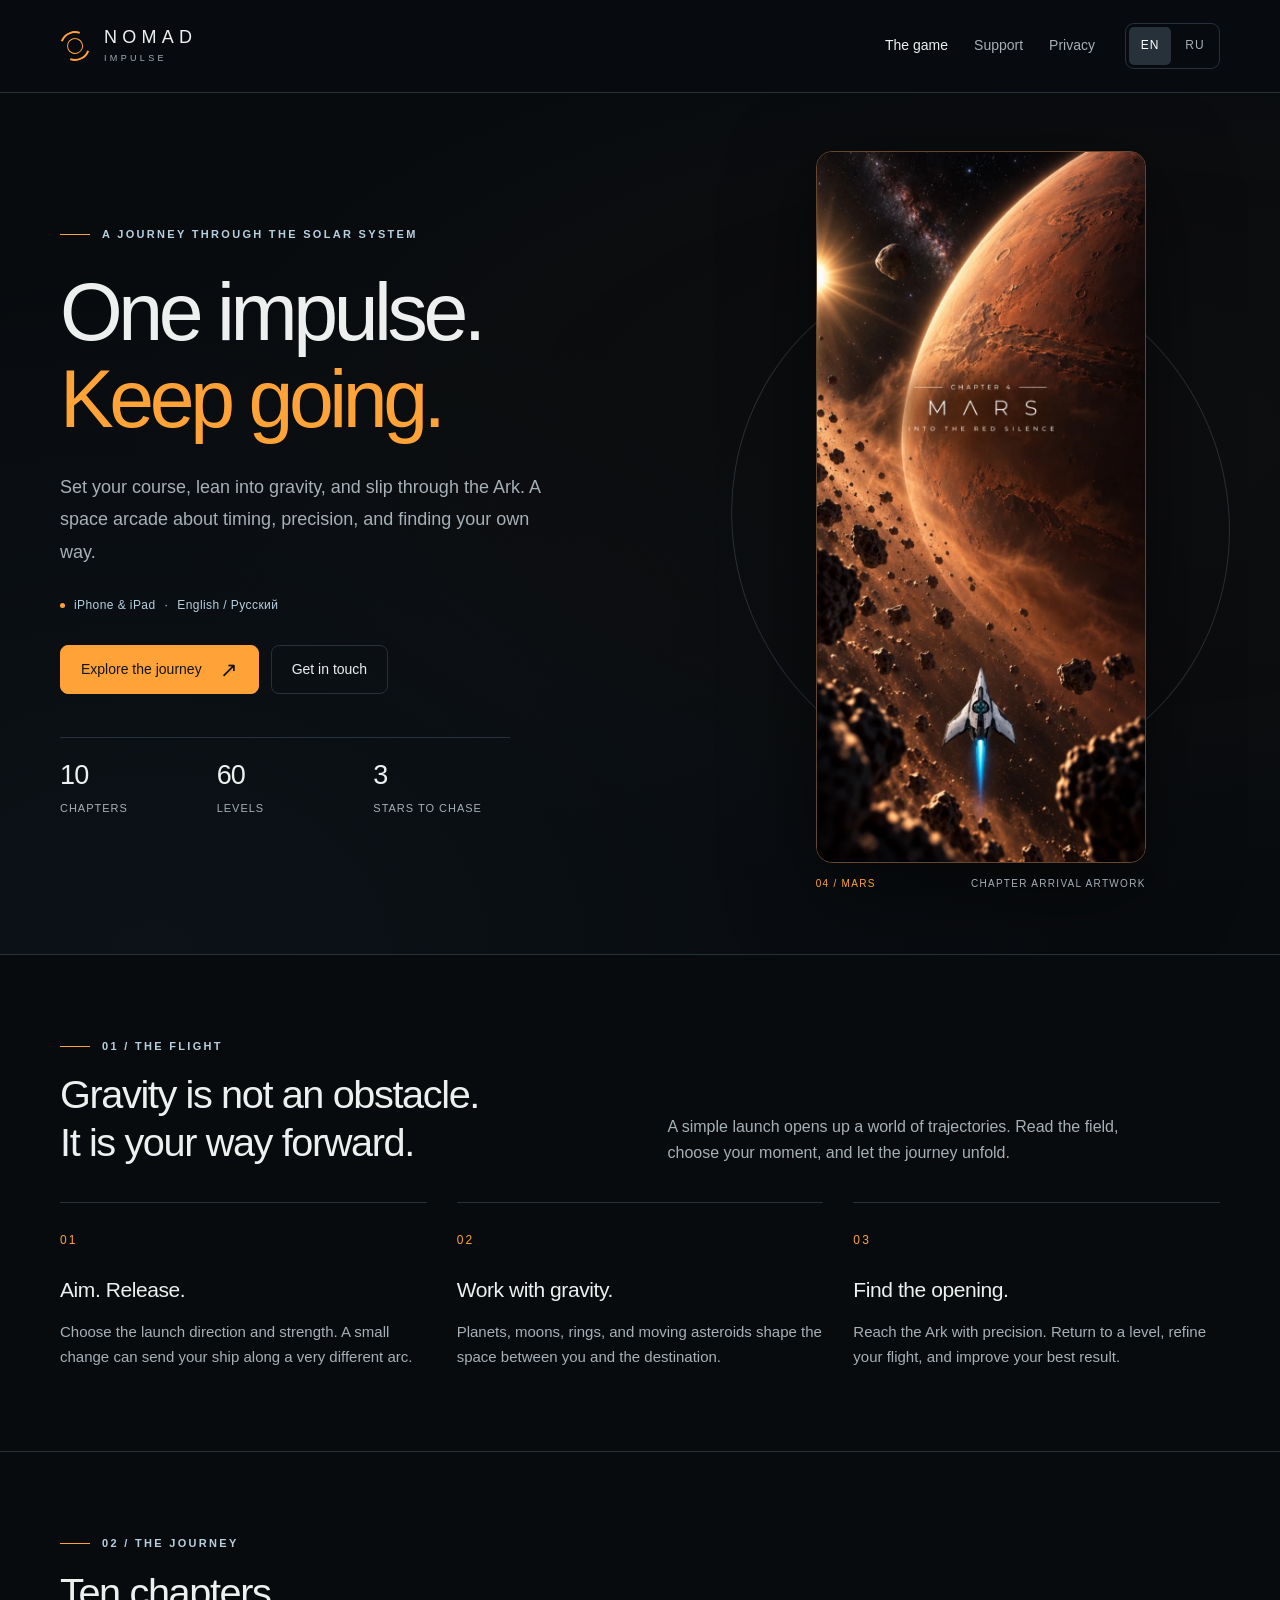
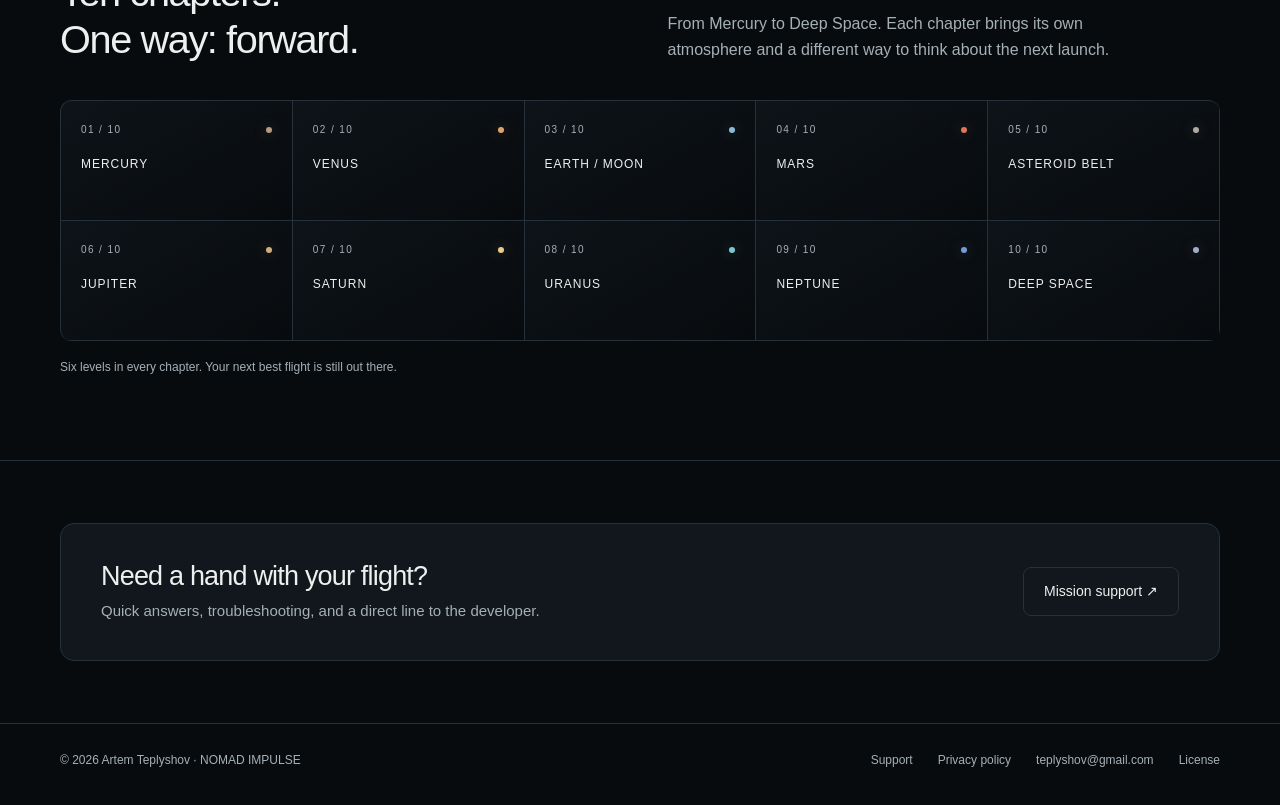
<file: index.html>
<!DOCTYPE html>

<html lang="en"><head><meta charset="utf-8"/><meta content="width=device-width, initial-scale=1, viewport-fit=cover" name="viewport"/><meta content="#080b0e" name="theme-color"/>
<title>NOMAD IMPULSE — One impulse. Keep going.</title><meta content="A gravity-driven space arcade for iPhone and iPad. Find your way through 10 chapters and 60 levels." name="description"/><meta content="NOMAD IMPULSE — One impulse. Keep going." name="page-title-en"/><meta content="NOMAD IMPULSE — Один импульс. Дальше — космос." name="page-title-ru"/><meta content="A gravity-driven space arcade for iPhone and iPad. Find your way through 10 chapters and 60 levels." name="page-description-en"/><meta content="Космическая аркада с гравитацией для iPhone и iPad. Найди свой путь через 10 глав и 60 уровней." name="page-description-ru"/>
<meta content="website" property="og:type"/><meta content="NOMAD IMPULSE — One impulse. Keep going." property="og:title"/><meta content="A gravity-driven space arcade for iPhone and iPad. Find your way through 10 chapters and 60 levels." property="og:description"/>
<link href="assets/favicon.svg" rel="icon" type="image/svg+xml"/><link href="assets/site.css" rel="stylesheet"/><script src="assets/site.js"></script>
</head><body>
<a class="skip" href="#main"><span class="lang-en" lang="en">Skip to content</span><span class="lang-ru" lang="ru">Перейти к содержимому</span></a>
<header class="site-header"><div class="wrap header-inner"><a aria-label="NOMAD IMPULSE" class="brand" data-local="index.html" href="index.html"><span aria-hidden="true" class="brand-glyph"></span><span class="brand-word"><strong>NOMAD</strong><small>IMPULSE</small></span></a><div class="header-actions"><nav aria-label="Main navigation / Навигация" class="nav"><a aria-current="page" data-local="index.html" href="index.html"><span class="lang-en" lang="en">The game</span><span class="lang-ru" lang="ru">Об игре</span></a><a data-local="support.html" href="support.html"><span class="lang-en" lang="en">Support</span><span class="lang-ru" lang="ru">Помощь</span></a><a data-local="privacy.html" href="privacy.html"><span class="lang-en" lang="en">Privacy</span><span class="lang-ru" lang="ru">Данные</span></a></nav><div aria-label="Language / Язык" class="languages" role="group"><button aria-label="English" aria-pressed="true" data-language="en" type="button">EN</button><button aria-label="Русский" aria-pressed="false" data-language="ru" type="button">RU</button></div></div></div></header>
<noscript><p class="wrap" style="padding-top:16px">English is shown without JavaScript. JavaScript is only used for the EN/RU language switch.</p></noscript><main id="main"><section class="hero"><div class="wrap hero-grid"><div class="hero-copy"><p class="eyebrow"><span class="lang-en" lang="en">A journey through the Solar System</span><span class="lang-ru" lang="ru">Путь через Солнечную систему</span></p><h1><span class="lang-en" lang="en">One impulse.<br/><em>Keep going.</em></span><span class="lang-ru" lang="ru">Один импульс.<br/><em>Дальше —<br/>космос.</em></span></h1><p class="hero-lead"><span class="lang-en" lang="en">Set your course, lean into gravity, and slip through the Ark. A space arcade about timing, precision, and finding your own way.</span><span class="lang-ru" lang="ru">Задай направление, используй гравитацию и пройди через Арк. Космическая аркада о точности, выборе момента и поиске своего пути.</span></p><p class="platform"><span aria-hidden="true" class="platform-dot"></span>iPhone &amp; iPad <span aria-hidden="true">·</span> English / Русский</p><div class="button-row"><a class="button primary" href="#journey"><span class="lang-en" lang="en">Explore the journey</span><span class="lang-ru" lang="ru">Посмотреть путь</span><span aria-hidden="true" class="arrow">↗</span></a><a class="button" data-local="support.html" href="support.html"><span class="lang-en" lang="en">Get in touch</span><span class="lang-ru" lang="ru">Связаться</span></a></div><div class="metrics"><div class="metric"><strong>10</strong><span><span class="lang-en" lang="en">Chapters</span><span class="lang-ru" lang="ru">Глав</span></span></div><div class="metric"><strong>60</strong><span><span class="lang-en" lang="en">Levels</span><span class="lang-ru" lang="ru">Уровней</span></span></div><div class="metric"><strong>3</strong><span><span class="lang-en" lang="en">Stars to chase</span><span class="lang-ru" lang="ru">Звезды за полёт</span></span></div></div></div><figure class="hero-art"><div class="poster"><img alt="NOMAD IMPULSE — Mars chapter arrival: a small ship flying toward Mars." data-alt-en="NOMAD IMPULSE — Mars chapter arrival: a small ship flying toward Mars." data-alt-ru="NOMAD IMPULSE — прибытие к Марсу: маленький корабль летит к планете." fetchpriority="high" height="1536" src="assets/mars-arrival.webp" width="710"/></div><figcaption><span>04 / MARS</span><span><span class="lang-en" lang="en">Chapter arrival artwork</span><span class="lang-ru" lang="ru">Заставка главы</span></span></figcaption></figure></div></section>
<section class="section"><div class="wrap"><div class="section-head"><div><p class="eyebrow"><span class="lang-en" lang="en">01 / The flight</span><span class="lang-ru" lang="ru">01 / Полёт</span></p><h2><span class="lang-en" lang="en">Gravity is not an obstacle.<br/>It is your way forward.</span><span class="lang-ru" lang="ru">Гравитация — не помеха.<br/>Она ведёт дальше.</span></h2></div><p><span class="lang-en" lang="en">A simple launch opens up a world of trajectories. Read the field, choose your moment, and let the journey unfold.</span><span class="lang-ru" lang="ru">За простым запуском — множество траекторий. Изучи поле, выбери момент и посмотри, куда приведёт твой импульс.</span></p></div><div class="features"><article class="feature"><div class="feature-index">01</div><h3><span class="lang-en" lang="en">Aim. Release.</span><span class="lang-ru" lang="ru">Прицелься. Отпусти.</span></h3><p><span class="lang-en" lang="en">Choose the launch direction and strength. A small change can send your ship along a very different arc.</span><span class="lang-ru" lang="ru">Выбери направление и силу запуска. Даже небольшое изменение может отправить корабль по совсем другой дуге.</span></p></article><article class="feature"><div class="feature-index">02</div><h3><span class="lang-en" lang="en">Work with gravity.</span><span class="lang-ru" lang="ru">Используй притяжение.</span></h3><p><span class="lang-en" lang="en">Planets, moons, rings, and moving asteroids shape the space between you and the destination.</span><span class="lang-ru" lang="ru">Планеты, спутники, кольца и движущиеся астероиды меняют пространство между тобой и целью.</span></p></article><article class="feature"><div class="feature-index">03</div><h3><span class="lang-en" lang="en">Find the opening.</span><span class="lang-ru" lang="ru">Поймай момент.</span></h3><p><span class="lang-en" lang="en">Reach the Ark with precision. Return to a level, refine your flight, and improve your best result.</span><span class="lang-ru" lang="ru">Доберись до Арка и пройди точно. Возвращайся на уровни, оттачивай полёт и улучшай лучший результат.</span></p></article></div></div></section><section class="section" id="journey"><div class="wrap"><div class="section-head"><div><p class="eyebrow"><span class="lang-en" lang="en">02 / The journey</span><span class="lang-ru" lang="ru">02 / Путь</span></p><h2><span class="lang-en" lang="en">Ten chapters.<br/>One way: forward.</span><span class="lang-ru" lang="ru">Десять глав.<br/>Одно направление — вперёд.</span></h2></div><p><span class="lang-en" lang="en">From Mercury to Deep Space. Each chapter brings its own atmosphere and a different way to think about the next launch.</span><span class="lang-ru" lang="ru">От Меркурия до дальнего космоса. У каждой главы — своя атмосфера и новый повод иначе взглянуть на следующий запуск.</span></p></div><ol class="chapter-grid"><li class="chapter" style="--tone:#b49b81"><span class="chapter-number">01 / 10</span><span class="chapter-name"><span class="lang-en" lang="en">MERCURY</span><span class="lang-ru" lang="ru">МЕРКУРИЙ</span></span></li><li class="chapter" style="--tone:#dda469"><span class="chapter-number">02 / 10</span><span class="chapter-name"><span class="lang-en" lang="en">VENUS</span><span class="lang-ru" lang="ru">ВЕНЕРА</span></span></li><li class="chapter" style="--tone:#8abbd4"><span class="chapter-number">03 / 10</span><span class="chapter-name"><span class="lang-en" lang="en">EARTH / MOON</span><span class="lang-ru" lang="ru">ЗЕМЛЯ / ЛУНА</span></span></li><li class="chapter" style="--tone:#dc7855"><span class="chapter-number">04 / 10</span><span class="chapter-name"><span class="lang-en" lang="en">MARS</span><span class="lang-ru" lang="ru">МАРС</span></span></li><li class="chapter" style="--tone:#aeaaa0"><span class="chapter-number">05 / 10</span><span class="chapter-name"><span class="lang-en" lang="en">ASTEROID BELT</span><span class="lang-ru" lang="ru">ПОЯС АСТЕРОИДОВ</span></span></li><li class="chapter" style="--tone:#d1ad7d"><span class="chapter-number">06 / 10</span><span class="chapter-name"><span class="lang-en" lang="en">JUPITER</span><span class="lang-ru" lang="ru">ЮПИТЕР</span></span></li><li class="chapter" style="--tone:#ebca8c"><span class="chapter-number">07 / 10</span><span class="chapter-name"><span class="lang-en" lang="en">SATURN</span><span class="lang-ru" lang="ru">САТУРН</span></span></li><li class="chapter" style="--tone:#7bc6d1"><span class="chapter-number">08 / 10</span><span class="chapter-name"><span class="lang-en" lang="en">URANUS</span><span class="lang-ru" lang="ru">УРАН</span></span></li><li class="chapter" style="--tone:#759bd7"><span class="chapter-number">09 / 10</span><span class="chapter-name"><span class="lang-en" lang="en">NEPTUNE</span><span class="lang-ru" lang="ru">НЕПТУН</span></span></li><li class="chapter" style="--tone:#a4adc6"><span class="chapter-number">10 / 10</span><span class="chapter-name"><span class="lang-en" lang="en">DEEP SPACE</span><span class="lang-ru" lang="ru">ДАЛЬНИЙ КОСМОС</span></span></li></ol><p class="caption"><span class="lang-en" lang="en">Six levels in every chapter. Your next best flight is still out there.</span><span class="lang-ru" lang="ru">В каждой главе — шесть уровней. Твой лучший полёт ещё впереди.</span></p></div></section><section class="wrap callout"><div><h2><span class="lang-en" lang="en">Need a hand with your flight?</span><span class="lang-ru" lang="ru">Нужна помощь в полёте?</span></h2><p><span class="lang-en" lang="en">Quick answers, troubleshooting, and a direct line to the developer.</span><span class="lang-ru" lang="ru">Ответы на вопросы, помощь с неполадками и прямая связь с разработчиком.</span></p></div><a class="button" data-local="support.html" href="support.html"><span class="lang-en" lang="en">Mission support ↗</span><span class="lang-ru" lang="ru">Помощь в полёте ↗</span></a></section></main><footer class="site-footer"><div class="wrap footer-inner"><div>© 2026 Artem Teplyshov · NOMAD IMPULSE</div><div class="footer-links"><a class="" data-local="support.html" href="support.html"><span class="lang-en" lang="en">Support</span><span class="lang-ru" lang="ru">Поддержка</span></a><a class="" data-local="privacy.html" href="privacy.html"><span class="lang-en" lang="en">Privacy policy</span><span class="lang-ru" lang="ru">Политика конфиденциальности</span></a><a href="mailto:teplyshov@gmail.com">teplyshov@gmail.com</a><a data-local="terms.html" href="terms.html"><span class="lang-en" lang="en">License</span><span class="lang-ru" lang="ru">Лицензия</span></a></div></div></footer></body></html>
</file>
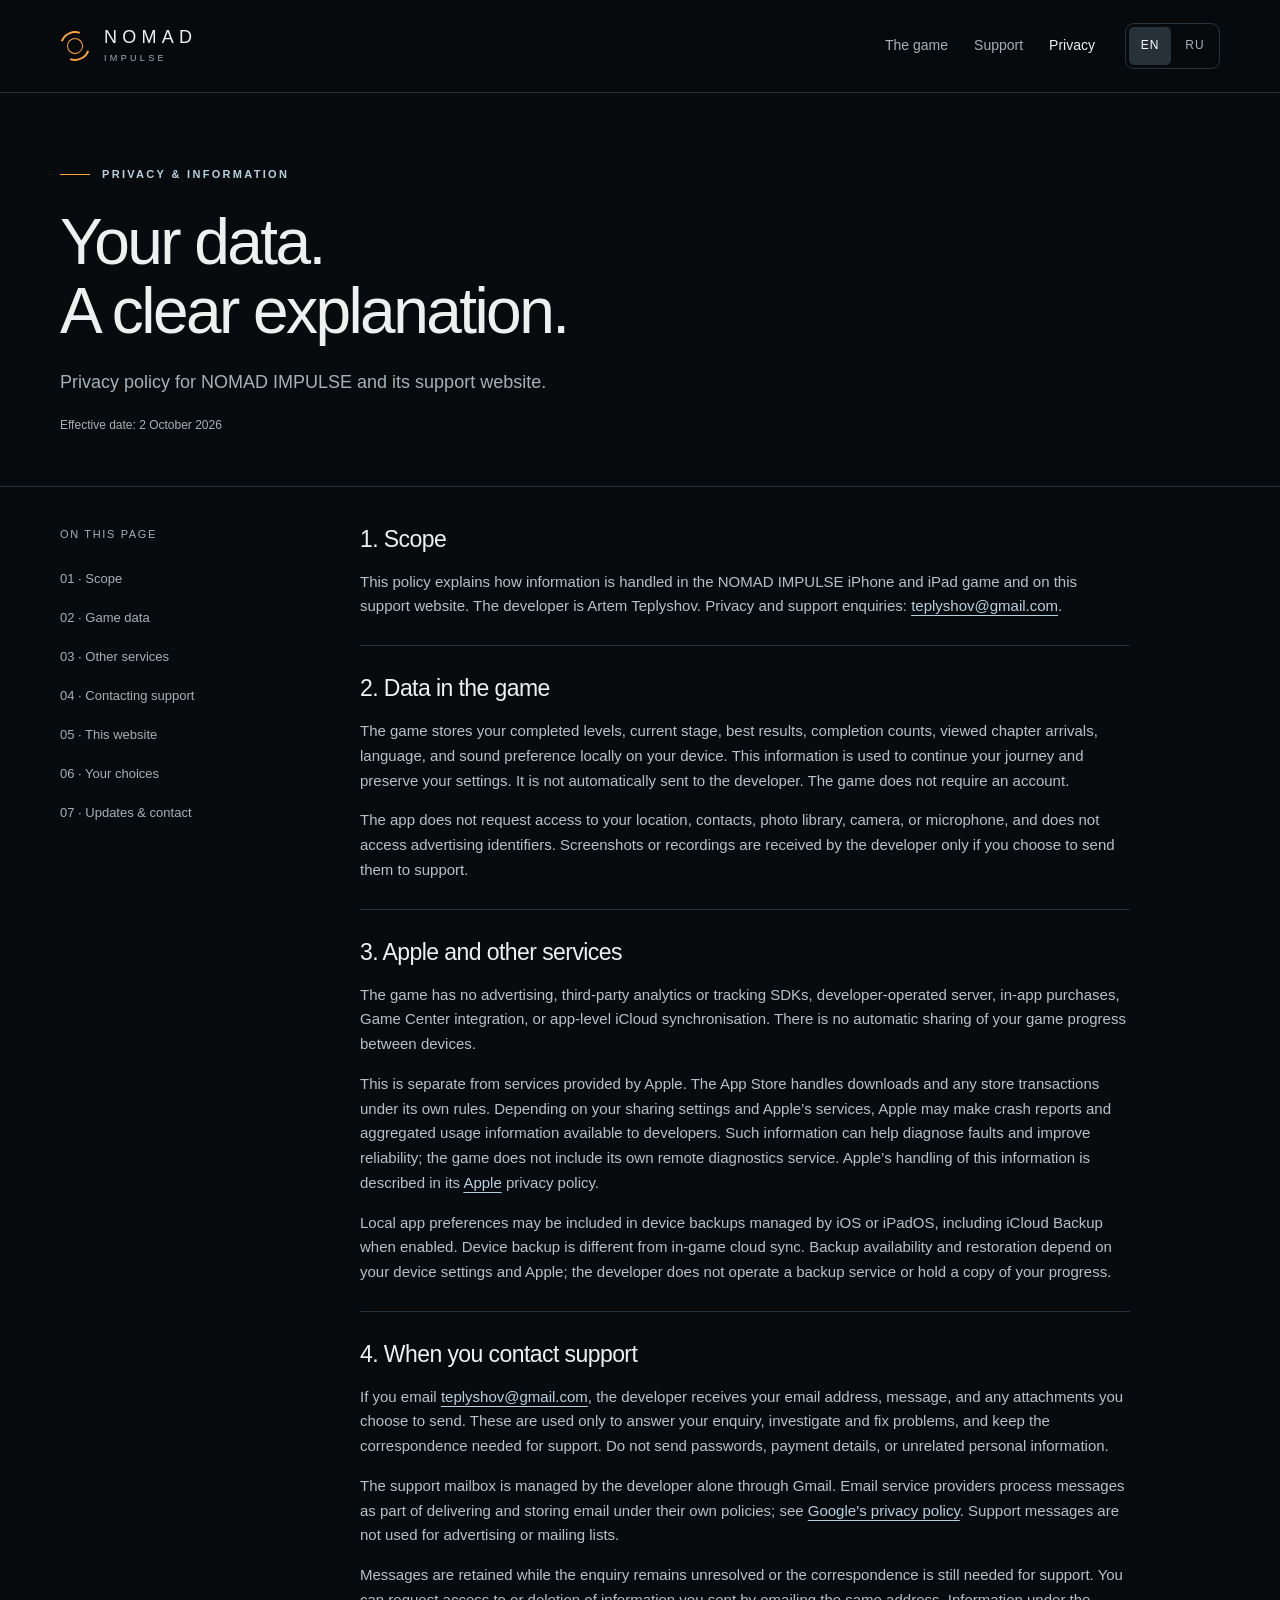
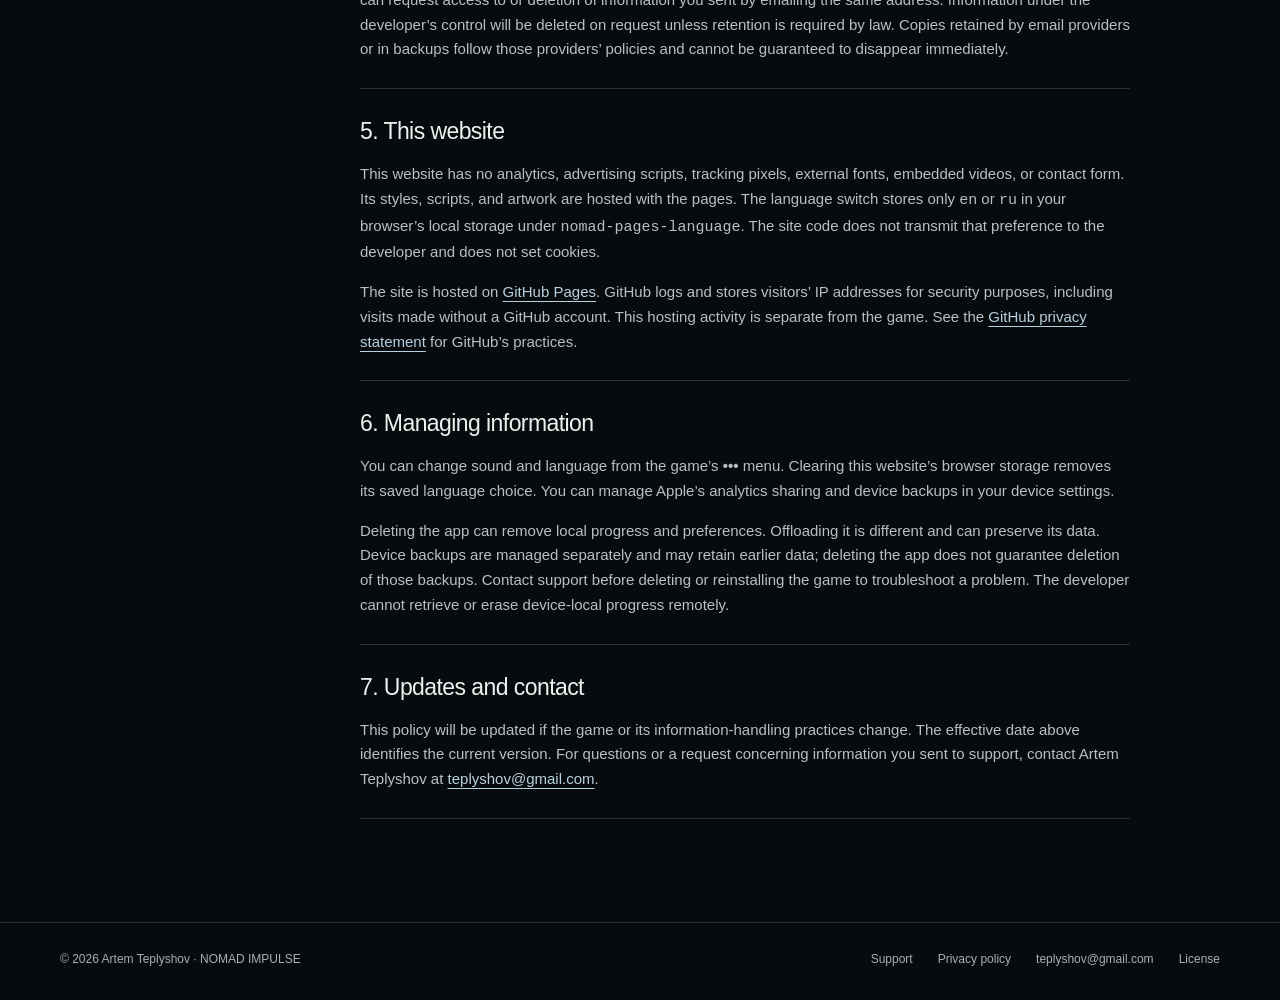
<file: privacy.html>
<!DOCTYPE html>

<html lang="en"><head><meta charset="utf-8"/><meta content="width=device-width, initial-scale=1, viewport-fit=cover" name="viewport"/><meta content="#080b0e" name="theme-color"/>
<title>Privacy policy — NOMAD IMPULSE</title><meta content="How NOMAD IMPULSE handles local game data, support emails, and information on this website." name="description"/><meta content="Privacy policy — NOMAD IMPULSE" name="page-title-en"/><meta content="Политика конфиденциальности — NOMAD IMPULSE" name="page-title-ru"/><meta content="How NOMAD IMPULSE handles local game data, support emails, and information on this website." name="page-description-en"/><meta content="Как NOMAD IMPULSE обрабатывает локальные данные игры, письма в поддержку и сведения на этом сайте." name="page-description-ru"/>

<meta content="website" property="og:type"/><meta content="Privacy policy — NOMAD IMPULSE" property="og:title"/><meta content="How NOMAD IMPULSE handles local game data, support emails, and information on this website." property="og:description"/>
<link href="assets/favicon.svg" rel="icon" type="image/svg+xml"/><link href="assets/site.css" rel="stylesheet"/><script src="assets/site.js"></script>
</head><body>
<a class="skip" href="#main"><span class="lang-en" lang="en">Skip to content</span><span class="lang-ru" lang="ru">Перейти к содержимому</span></a>
<header class="site-header"><div class="wrap header-inner"><a aria-label="NOMAD IMPULSE" class="brand" data-local="index.html" href="index.html"><span aria-hidden="true" class="brand-glyph"></span><span class="brand-word"><strong>NOMAD</strong><small>IMPULSE</small></span></a><div class="header-actions"><nav aria-label="Main navigation / Навигация" class="nav"><a data-local="index.html" href="index.html"><span class="lang-en" lang="en">The game</span><span class="lang-ru" lang="ru">Об игре</span></a><a data-local="support.html" href="support.html"><span class="lang-en" lang="en">Support</span><span class="lang-ru" lang="ru">Помощь</span></a><a aria-current="page" data-local="privacy.html" href="privacy.html"><span class="lang-en" lang="en">Privacy</span><span class="lang-ru" lang="ru">Данные</span></a></nav><div aria-label="Language / Язык" class="languages" role="group"><button aria-label="English" aria-pressed="true" data-language="en" type="button">EN</button><button aria-label="Русский" aria-pressed="false" data-language="ru" type="button">RU</button></div></div></div></header>
<noscript><p class="wrap" style="padding-top:16px">English is shown without JavaScript. JavaScript is only used for the EN/RU language switch.</p></noscript><main id="main"><section class="page-intro"><div class="wrap"><p class="eyebrow"><span class="lang-en" lang="en">Privacy &amp; information</span><span class="lang-ru" lang="ru">Конфиденциальность и данные</span></p><h1><span class="lang-en" lang="en">Your data.<br/>A clear explanation.</span><span class="lang-ru" lang="ru">Твои данные.<br/>Понятно и по делу.</span></h1><p class="lead"><span class="lang-en" lang="en">Privacy policy for NOMAD IMPULSE and its support website.</span><span class="lang-ru" lang="ru">Политика конфиденциальности NOMAD IMPULSE и сайта поддержки.</span></p><p class="policy-date"><span class="lang-en" lang="en">Effective date: 2 October 2026</span><span class="lang-ru" lang="ru">Дата вступления в силу: 2 октября 2026</span></p></div></section><div class="wrap privacy-layout"><nav aria-label="Privacy sections / Разделы политики" class="toc"><h2><span class="lang-en" lang="en">On this page</span><span class="lang-ru" lang="ru">На этой странице</span></h2><a href="#scope"><span class="lang-en" lang="en">01 · Scope</span><span class="lang-ru" lang="ru">01 · Область действия</span></a><a href="#game-data"><span class="lang-en" lang="en">02 · Game data</span><span class="lang-ru" lang="ru">02 · Данные игры</span></a><a href="#third-party"><span class="lang-en" lang="en">03 · Other services</span><span class="lang-ru" lang="ru">03 · Сторонние сервисы</span></a><a href="#support-data"><span class="lang-en" lang="en">04 · Contacting support</span><span class="lang-ru" lang="ru">04 · Переписка</span></a><a href="#website"><span class="lang-en" lang="en">05 · This website</span><span class="lang-ru" lang="ru">05 · Этот сайт</span></a><a href="#choices"><span class="lang-en" lang="en">06 · Your choices</span><span class="lang-ru" lang="ru">06 · Управление данными</span></a><a href="#updates"><span class="lang-en" lang="en">07 · Updates &amp; contact</span><span class="lang-ru" lang="ru">07 · Изменения и контакт</span></a></nav><article class="privacy-body"><section class="policy-section" id="scope"><h2><span class="lang-en" lang="en">1. Scope</span><span class="lang-ru" lang="ru">1. Область действия</span></h2>
<p><span class="lang-en" lang="en">This policy explains how information is handled in the NOMAD IMPULSE iPhone and iPad game and on this support website. The developer is Artem Teplyshov. Privacy and support enquiries: <a href="mailto:teplyshov@gmail.com">teplyshov@gmail.com</a>.</span><span class="lang-ru" lang="ru">Эта политика объясняет обработку информации в игре NOMAD IMPULSE для iPhone и iPad и на этом сайте поддержки. Разработчик — Артём Теплышов. Вопросы о конфиденциальности и поддержке: <a href="mailto:teplyshov@gmail.com">teplyshov@gmail.com</a>.</span></p></section><section class="policy-section" id="game-data"><h2><span class="lang-en" lang="en">2. Data in the game</span><span class="lang-ru" lang="ru">2. Данные в игре</span></h2>
<p><span class="lang-en" lang="en">The game stores your completed levels, current stage, best results, completion counts, viewed chapter arrivals, language, and sound preference locally on your device. This information is used to continue your journey and preserve your settings. It is not automatically sent to the developer. The game does not require an account.</span><span class="lang-ru" lang="ru">Игра хранит пройденные уровни, текущий этап, лучшие результаты, количество прохождений, просмотренные заставки глав, язык и настройку звука локально на устройстве. Эти сведения нужны для продолжения пути и сохранения настроек. Игра не отправляет их разработчику автоматически и не требует аккаунта.</span></p>
<p><span class="lang-en" lang="en">The app does not request access to your location, contacts, photo library, camera, or microphone, and does not access advertising identifiers. Screenshots or recordings are received by the developer only if you choose to send them to support.</span><span class="lang-ru" lang="ru">Приложение не запрашивает доступ к геолокации, контактам, медиатеке, камере или микрофону и не обращается к рекламным идентификаторам. Разработчик получает скриншоты и записи экрана только тогда, когда вы сами отправляете их в поддержку.</span></p></section><section class="policy-section" id="third-party"><h2><span class="lang-en" lang="en">3. Apple and other services</span><span class="lang-ru" lang="ru">3. Apple и сторонние сервисы</span></h2>
<p><span class="lang-en" lang="en">The game has no advertising, third-party analytics or tracking SDKs, developer-operated server, in-app purchases, Game Center integration, or app-level iCloud synchronisation. There is no automatic sharing of your game progress between devices.</span><span class="lang-ru" lang="ru">В игре нет рекламы, сторонних SDK аналитики или отслеживания, собственного сервера разработчика, встроенных покупок, интеграции Game Center или синхронизации через iCloud на уровне приложения. Прогресс не передаётся автоматически между устройствами.</span></p>
<p><span class="lang-en" lang="en">This is separate from services provided by Apple. The App Store handles downloads and any store transactions under its own rules. Depending on your sharing settings and Apple’s services, Apple may make crash reports and aggregated usage information available to developers. Such information can help diagnose faults and improve reliability; the game does not include its own remote diagnostics service. Apple’s handling of this information is described in its <a href="https://www.apple.com/legal/privacy/" rel="noreferrer">Apple</a> privacy policy.</span><span class="lang-ru" lang="ru">Это не относится к системным сервисам Apple. App Store обрабатывает загрузки и возможные операции магазина по собственным правилам. В зависимости от настроек обмена данными и сервисов Apple разработчикам могут быть доступны отчёты о сбоях и сводные сведения об использовании. Они могут помочь найти неисправности и улучшить стабильность; собственного сервиса удалённой диагностики в игре нет. Обработка этих сведений описана в политике конфиденциальности <a href="https://www.apple.com/legal/privacy/" rel="noreferrer">Apple</a>.</span></p>
<p><span class="lang-en" lang="en">Local app preferences may be included in device backups managed by iOS or iPadOS, including iCloud Backup when enabled. Device backup is different from in-game cloud sync. Backup availability and restoration depend on your device settings and Apple; the developer does not operate a backup service or hold a copy of your progress.</span><span class="lang-ru" lang="ru">Локальные настройки приложения могут попадать в резервные копии устройства под управлением iOS или iPadOS, включая включённую резервную копию iCloud. Это не облачная синхронизация внутри игры. Наличие копии и возможность восстановления зависят от настроек устройства и Apple; разработчик не предоставляет сервис резервного копирования и не хранит копию вашего прогресса.</span></p></section><section class="policy-section" id="support-data"><h2><span class="lang-en" lang="en">4. When you contact support</span><span class="lang-ru" lang="ru">4. Обращения в поддержку</span></h2>
<p><span class="lang-en" lang="en">If you email <a href="mailto:teplyshov@gmail.com">teplyshov@gmail.com</a>, the developer receives your email address, message, and any attachments you choose to send. These are used only to answer your enquiry, investigate and fix problems, and keep the correspondence needed for support. Do not send passwords, payment details, or unrelated personal information.</span><span class="lang-ru" lang="ru">Если вы пишете на <a href="mailto:teplyshov@gmail.com">teplyshov@gmail.com</a>, разработчик получает адрес отправителя, текст письма и вложения, которые вы решили отправить. Они используются только для ответа на обращение, поиска и исправления проблем и сохранения переписки, необходимой для поддержки. Не отправляйте пароли, платёжные данные и постороннюю личную информацию.</span></p>
<p><span class="lang-en" lang="en">The support mailbox is managed by the developer alone through Gmail. Email service providers process messages as part of delivering and storing email under their own policies; see <a href="https://policies.google.com/privacy" rel="noreferrer">Google’s privacy policy</a>. Support messages are not used for advertising or mailing lists.</span><span class="lang-ru" lang="ru">Почтовым ящиком поддержки управляет только разработчик через Gmail. Почтовые провайдеры обрабатывают письма для доставки и хранения по собственным правилам; см. <a href="https://policies.google.com/privacy" rel="noreferrer">политику конфиденциальности Google</a>. Письма в поддержку не используются для рекламы и рассылок.</span></p>
<p><span class="lang-en" lang="en">Messages are retained while the enquiry remains unresolved or the correspondence is still needed for support. You can request access to or deletion of information you sent by emailing the same address. Information under the developer’s control will be deleted on request unless retention is required by law. Copies retained by email providers or in backups follow those providers’ policies and cannot be guaranteed to disappear immediately.</span><span class="lang-ru" lang="ru">Письма хранятся, пока обращение не решено или переписка ещё нужна для поддержки. Запросить доступ к отправленным сведениям или их удаление можно через тот же адрес. Данные под контролем разработчика будут удалены по запросу, если хранение не требуется по закону. Копии у почтовых провайдеров и в резервных хранилищах обрабатываются по правилам этих сервисов; их немедленное исчезновение не гарантируется.</span></p></section><section class="policy-section" id="website"><h2><span class="lang-en" lang="en">5. This website</span><span class="lang-ru" lang="ru">5. Этот сайт</span></h2>
<p><span class="lang-en" lang="en">This website has no analytics, advertising scripts, tracking pixels, external fonts, embedded videos, or contact form. Its styles, scripts, and artwork are hosted with the pages. The language switch stores only <code>en</code> or <code>ru</code> in your browser’s local storage under <code>nomad-pages-language</code>. The site code does not transmit that preference to the developer and does not set cookies.</span><span class="lang-ru" lang="ru">На этом сайте нет аналитики, рекламных скриптов, пикселей отслеживания, внешних шрифтов, встроенных видео или формы обратной связи. Стили, скрипты и изображения размещены вместе со страницами. Переключатель языка сохраняет только <code>en</code> или <code>ru</code> в локальном хранилище браузера под ключом <code>nomad-pages-language</code>. Код сайта не отправляет этот выбор разработчику и не устанавливает cookie.</span></p>
<p><span class="lang-en" lang="en">The site is hosted on <a href="https://docs.github.com/en/pages/getting-started-with-github-pages/what-is-github-pages#data-collection" rel="noreferrer">GitHub Pages</a>. GitHub logs and stores visitors’ IP addresses for security purposes, including visits made without a GitHub account. This hosting activity is separate from the game. See the <a href="https://docs.github.com/en/site-policy/privacy-policies/github-general-privacy-statement" rel="noreferrer">GitHub privacy statement</a> for GitHub’s practices.</span><span class="lang-ru" lang="ru">Сайт размещён на <a href="https://docs.github.com/en/pages/getting-started-with-github-pages/what-is-github-pages#data-collection" rel="noreferrer">GitHub Pages</a>. GitHub записывает и хранит IP-адреса посетителей в целях безопасности, в том числе при посещении без аккаунта GitHub. Эта обработка на стороне хостинга отделена от работы игры. Правила GitHub описаны в <a href="https://docs.github.com/en/site-policy/privacy-policies/github-general-privacy-statement" rel="noreferrer">политике конфиденциальности GitHub</a>.</span></p></section><section class="policy-section" id="choices"><h2><span class="lang-en" lang="en">6. Managing information</span><span class="lang-ru" lang="ru">6. Управление данными</span></h2>
<p><span class="lang-en" lang="en">You can change sound and language from the game’s <strong>•••</strong> menu. Clearing this website’s browser storage removes its saved language choice. You can manage Apple’s analytics sharing and device backups in your device settings.</span><span class="lang-ru" lang="ru">Звук и язык можно изменить в меню <strong>•••</strong> игры. Очистка данных этого сайта в браузере удаляет сохранённый выбор языка. Настройки обмена аналитикой Apple и резервного копирования доступны в настройках устройства.</span></p>
<p><span class="lang-en" lang="en">Deleting the app can remove local progress and preferences. Offloading it is different and can preserve its data. Device backups are managed separately and may retain earlier data; deleting the app does not guarantee deletion of those backups. Contact support before deleting or reinstalling the game to troubleshoot a problem. The developer cannot retrieve or erase device-local progress remotely.</span><span class="lang-ru" lang="ru">При удалении приложения могут удалиться локальный прогресс и настройки. Сгрузка приложения — другое действие: она может сохранить данные. Резервные копии устройства управляются отдельно и могут содержать прежние сведения; удаление игры не гарантирует удаления таких копий. Перед удалением или переустановкой ради устранения неполадки обратитесь в поддержку. Разработчик не может удалённо получить или стереть локальный прогресс.</span></p></section><section class="policy-section" id="updates"><h2><span class="lang-en" lang="en">7. Updates and contact</span><span class="lang-ru" lang="ru">7. Обновления и контакт</span></h2>
<p><span class="lang-en" lang="en">This policy will be updated if the game or its information-handling practices change. The effective date above identifies the current version. For questions or a request concerning information you sent to support, contact Artem Teplyshov at <a href="mailto:teplyshov@gmail.com">teplyshov@gmail.com</a>.</span><span class="lang-ru" lang="ru">Политика будет обновляться при изменении игры или порядка обработки информации. Дата вступления в силу указана выше. По вопросам и запросам о сведениях, отправленных в поддержку, свяжитесь с Артёмом Теплышовым по адресу <a href="mailto:teplyshov@gmail.com">teplyshov@gmail.com</a>.</span></p></section></article></div></main><footer class="site-footer"><div class="wrap footer-inner"><div>© 2026 Artem Teplyshov · NOMAD IMPULSE</div><div class="footer-links"><a class="" data-local="support.html" href="support.html"><span class="lang-en" lang="en">Support</span><span class="lang-ru" lang="ru">Поддержка</span></a><a class="" data-local="privacy.html" href="privacy.html"><span class="lang-en" lang="en">Privacy policy</span><span class="lang-ru" lang="ru">Политика конфиденциальности</span></a><a href="mailto:teplyshov@gmail.com">teplyshov@gmail.com</a><a data-local="terms.html" href="terms.html"><span class="lang-en" lang="en">License</span><span class="lang-ru" lang="ru">Лицензия</span></a></div></div></footer></body></html>
</file>
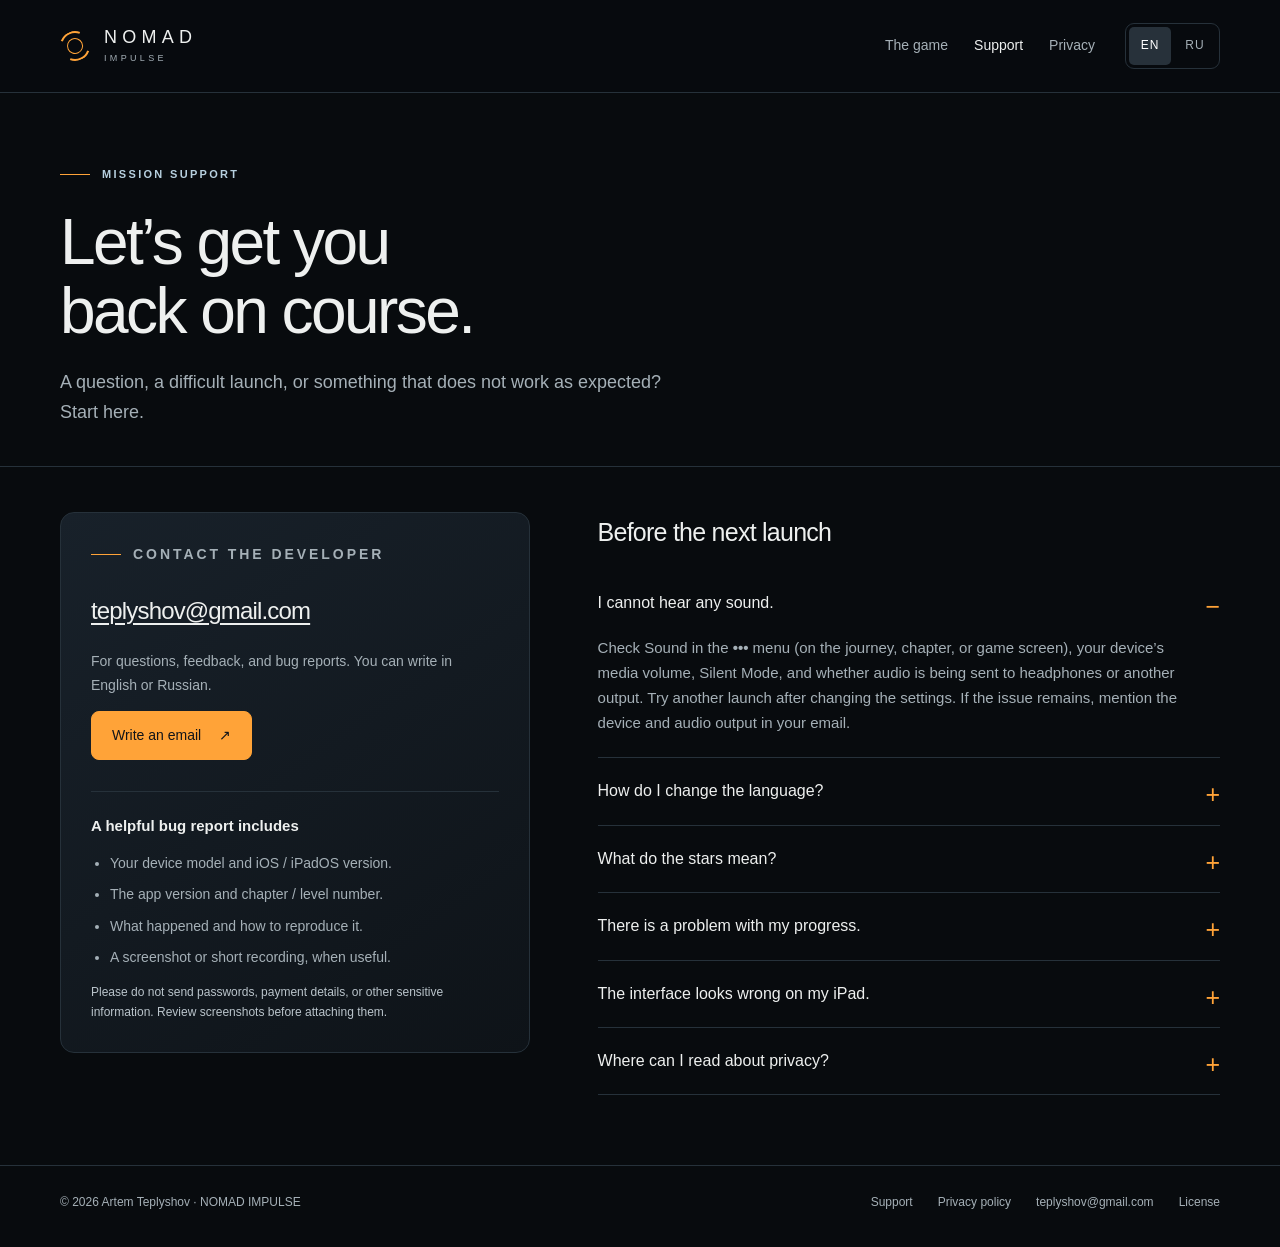
<file: support.html>
<!DOCTYPE html>

<html lang="en"><head><meta charset="utf-8"/><meta content="width=device-width, initial-scale=1, viewport-fit=cover" name="viewport"/><meta content="#080b0e" name="theme-color"/>
<title>Support — NOMAD IMPULSE</title><meta content="Get help with NOMAD IMPULSE: sound, language, progress, and bug reports. Contact the developer." name="description"/><meta content="Support — NOMAD IMPULSE" name="page-title-en"/><meta content="Поддержка — NOMAD IMPULSE" name="page-title-ru"/><meta content="Get help with NOMAD IMPULSE: sound, language, progress, and bug reports. Contact the developer." name="page-description-en"/><meta content="Помощь по NOMAD IMPULSE: звук, язык, прогресс и сообщения об ошибках. Связь с разработчиком." name="page-description-ru"/>
<meta content="website" property="og:type"/><meta content="Support — NOMAD IMPULSE" property="og:title"/><meta content="Get help with NOMAD IMPULSE: sound, language, progress, and bug reports. Contact the developer." property="og:description"/>
<link href="assets/favicon.svg" rel="icon" type="image/svg+xml"/><link href="assets/site.css" rel="stylesheet"/><script src="assets/site.js"></script>
</head><body>
<a class="skip" href="#main"><span class="lang-en" lang="en">Skip to content</span><span class="lang-ru" lang="ru">Перейти к содержимому</span></a>
<header class="site-header"><div class="wrap header-inner"><a aria-label="NOMAD IMPULSE" class="brand" data-local="index.html" href="index.html"><span aria-hidden="true" class="brand-glyph"></span><span class="brand-word"><strong>NOMAD</strong><small>IMPULSE</small></span></a><div class="header-actions"><nav aria-label="Main navigation / Навигация" class="nav"><a data-local="index.html" href="index.html"><span class="lang-en" lang="en">The game</span><span class="lang-ru" lang="ru">Об игре</span></a><a aria-current="page" data-local="support.html" href="support.html"><span class="lang-en" lang="en">Support</span><span class="lang-ru" lang="ru">Помощь</span></a><a data-local="privacy.html" href="privacy.html"><span class="lang-en" lang="en">Privacy</span><span class="lang-ru" lang="ru">Данные</span></a></nav><div aria-label="Language / Язык" class="languages" role="group"><button aria-label="English" aria-pressed="true" data-language="en" type="button">EN</button><button aria-label="Русский" aria-pressed="false" data-language="ru" type="button">RU</button></div></div></div></header>
<noscript><p class="wrap" style="padding-top:16px">English is shown without JavaScript. JavaScript is only used for the EN/RU language switch.</p></noscript><main id="main"><section class="page-intro"><div class="wrap"><p class="eyebrow"><span class="lang-en" lang="en">Mission support</span><span class="lang-ru" lang="ru">Помощь в полёте</span></p><h1><span class="lang-en" lang="en">Let’s get you<br/>back on course.</span><span class="lang-ru" lang="ru">Вернёмся<br/>на курс.</span></h1><p class="lead"><span class="lang-en" lang="en">A question, a difficult launch, or something that does not work as expected? Start here.</span><span class="lang-ru" lang="ru">Есть вопрос, не получается запуск или что-то работает не так, как должно? Давай разберёмся.</span></p></div></section><div class="wrap support-layout"><aside class="contact-card"><p class="eyebrow"><span class="lang-en" lang="en">Contact the developer</span><span class="lang-ru" lang="ru">Связь с разработчиком</span></p><a class="email" href="mailto:teplyshov@gmail.com">teplyshov@gmail.com</a><p><span class="lang-en" lang="en">For questions, feedback, and bug reports. You can write in English or Russian.</span><span class="lang-ru" lang="ru">Для вопросов, отзывов и сообщений об ошибках. Можно писать по-русски или по-английски.</span></p><a class="button primary" data-mail-en="mailto:teplyshov@gmail.com?subject=NOMAD%20IMPULSE%20%E2%80%94%20Support&amp;body=Device%20model%3A%0AiOS%20/%20iPadOS%20version%3A%0ANOMAD%20IMPULSE%20version%3A%0AChapter%20/%20level%3A%0A%0AWhat%20happened%3A%0A%0ASteps%20to%20reproduce%3A%0A%0AExpected%20result%3A%0A" data-mail-ru="mailto:teplyshov@gmail.com?subject=NOMAD%20IMPULSE%20%E2%80%94%20%D0%9F%D0%BE%D0%B4%D0%B4%D0%B5%D1%80%D0%B6%D0%BA%D0%B0&amp;body=%D0%9C%D0%BE%D0%B4%D0%B5%D0%BB%D1%8C%20%D1%83%D1%81%D1%82%D1%80%D0%BE%D0%B9%D1%81%D1%82%D0%B2%D0%B0%3A%0A%D0%92%D0%B5%D1%80%D1%81%D0%B8%D1%8F%20iOS%20/%20iPadOS%3A%0A%D0%92%D0%B5%D1%80%D1%81%D0%B8%D1%8F%20NOMAD%20IMPULSE%3A%0A%D0%93%D0%BB%D0%B0%D0%B2%D0%B0%20/%20%D1%83%D1%80%D0%BE%D0%B2%D0%B5%D0%BD%D1%8C%3A%0A%0A%D0%A7%D1%82%D0%BE%20%D0%BF%D1%80%D0%BE%D0%B8%D0%B7%D0%BE%D1%88%D0%BB%D0%BE%3A%0A%0A%D0%A8%D0%B0%D0%B3%D0%B8%20%D0%B4%D0%BB%D1%8F%20%D0%BF%D0%BE%D0%B2%D1%82%D0%BE%D1%80%D0%B5%D0%BD%D0%B8%D1%8F%3A%0A%0A%D0%9E%D0%B6%D0%B8%D0%B4%D0%B0%D0%B5%D0%BC%D1%8B%D0%B9%20%D1%80%D0%B5%D0%B7%D1%83%D0%BB%D1%8C%D1%82%D0%B0%D1%82%3A%0A" href="mailto:teplyshov@gmail.com?subject=NOMAD%20IMPULSE%20%E2%80%94%20Support&amp;body=Device%20model%3A%0AiOS%20/%20iPadOS%20version%3A%0ANOMAD%20IMPULSE%20version%3A%0AChapter%20/%20level%3A%0A%0AWhat%20happened%3A%0A%0ASteps%20to%20reproduce%3A%0A%0AExpected%20result%3A%0A"><span class="lang-en" lang="en">Write an email</span><span class="lang-ru" lang="ru">Написать письмо</span><span aria-hidden="true">↗</span></a><div class="info-rule"></div><h2 class="small-heading"><span class="lang-en" lang="en">A helpful bug report includes</span><span class="lang-ru" lang="ru">Что поможет разобраться</span></h2><ul class="report-list"><li><span class="lang-en" lang="en">Your device model and iOS / iPadOS version.</span><span class="lang-ru" lang="ru">Модель устройства и версия iOS / iPadOS.</span></li><li><span class="lang-en" lang="en">The app version and chapter / level number.</span><span class="lang-ru" lang="ru">Версия игры и номер главы / уровня.</span></li><li><span class="lang-en" lang="en">What happened and how to reproduce it.</span><span class="lang-ru" lang="ru">Что произошло и как повторить проблему.</span></li><li><span class="lang-en" lang="en">A screenshot or short recording, when useful.</span><span class="lang-ru" lang="ru">Скриншот или короткая запись экрана, если это поможет.</span></li></ul><p class="safety-note"><span class="lang-en" lang="en">Please do not send passwords, payment details, or other sensitive information. Review screenshots before attaching them.</span><span class="lang-ru" lang="ru">Не присылай пароли, платёжные данные и другую чувствительную информацию. Проверь скриншоты перед отправкой.</span></p></aside><section class="faq"><h2><span class="lang-en" lang="en">Before the next launch</span><span class="lang-ru" lang="ru">Перед следующим запуском</span></h2><details open=""><summary><span class="lang-en" lang="en">I cannot hear any sound.</span><span class="lang-ru" lang="ru">Не слышно звука.</span></summary><div class="faq-answer"><p><span class="lang-en" lang="en">Check Sound in the <strong>•••</strong> menu (on the journey, chapter, or game screen), your device’s media volume, Silent Mode, and whether audio is being sent to headphones or another output. Try another launch after changing the settings. If the issue remains, mention the device and audio output in your email.</span><span class="lang-ru" lang="ru">Проверь звук в меню <strong>•••</strong> (на экране маршрута, главы или уровня), системную громкость мультимедиа, беззвучный режим и то, не выводится ли звук в наушники или на другое устройство. После изменения настроек попробуй новый запуск. Если тишина осталась, укажи устройство и способ вывода звука в письме.</span></p></div></details><details><summary><span class="lang-en" lang="en">How do I change the language?</span><span class="lang-ru" lang="ru">Как сменить язык?</span></summary><div class="faq-answer"><p><span class="lang-en" lang="en">Open the <strong>•••</strong> menu and choose <strong>Language</strong>. The game uses English by default; Russian can be selected manually. Your language choice is saved.</span><span class="lang-ru" lang="ru">Открой меню <strong>•••</strong> и выбери <strong>Language / Язык</strong>. По умолчанию игра на английском; русский можно включить вручную. Выбранный язык сохраняется.</span></p></div></details><details><summary><span class="lang-en" lang="en">What do the stars mean?</span><span class="lang-ru" lang="ru">Что означают звёзды?</span></summary><div class="faq-answer"><p><span class="lang-en" lang="en">The result screen rates the completed flight and explains the result. Compare it with your best result and replay the level to improve. Use the in-game explanation as your guide rather than assuming that every successful arrival is a perfect flight.</span><span class="lang-ru" lang="ru">Экран результата оценивает завершённый полёт и объясняет оценку. Сравни её с лучшим результатом и повтори уровень, чтобы улучшить его. Ориентируйся на объяснение в игре: успешное прибытие не обязательно означает идеальный полёт.</span></p></div></details><details><summary><span class="lang-en" lang="en">There is a problem with my progress.</span><span class="lang-ru" lang="ru">Проблема с сохранённым прогрессом.</span></summary><div class="faq-answer"><p><span class="lang-en" lang="en">Contact support before deleting or reinstalling the game: removing an app may remove local data. Describe what changed and whether it followed an update or a device change. Do not assume progress is backed up or synchronised across devices.</span><span class="lang-ru" lang="ru">Напиши в поддержку до удаления или переустановки игры: вместе с приложением могут удалиться локальные данные. Расскажи, что изменилось и было ли перед этим обновление или смена устройства. Не рассчитывай на резервную копию или синхронизацию прогресса без проверки.</span></p></div></details><details><summary><span class="lang-en" lang="en">The interface looks wrong on my iPad.</span><span class="lang-ru" lang="ru">Интерфейс на iPad выглядит неправильно.</span></summary><div class="faq-answer"><p><span class="lang-en" lang="en">Send the iPad model, iPadOS version, orientation, and whether the game is full screen or in a resized window. A screenshot showing the affected controls is especially helpful.</span><span class="lang-ru" lang="ru">Укажи модель iPad, версию iPadOS, ориентацию и режим окна: на весь экран или с изменённым размером. Особенно поможет скриншот, на котором видны проблемные элементы.</span></p></div></details><details><summary><span class="lang-en" lang="en">Where can I read about privacy?</span><span class="lang-ru" lang="ru">Где прочитать о конфиденциальности?</span></summary><div class="faq-answer"><p><span class="lang-en" lang="en">Visit the <a data-local="privacy.html" href="privacy.html">privacy page</a> for information about game data, support correspondence, and this website.</span><span class="lang-ru" lang="ru">На <a data-local="privacy.html" href="privacy.html">странице конфиденциальности</a> собрана информация о данных игры, обращениях в поддержку и этом сайте.</span></p></div></details></section></div></main><footer class="site-footer"><div class="wrap footer-inner"><div>© 2026 Artem Teplyshov · NOMAD IMPULSE</div><div class="footer-links"><a class="" data-local="support.html" href="support.html"><span class="lang-en" lang="en">Support</span><span class="lang-ru" lang="ru">Поддержка</span></a><a class="" data-local="privacy.html" href="privacy.html"><span class="lang-en" lang="en">Privacy policy</span><span class="lang-ru" lang="ru">Политика конфиденциальности</span></a><a href="mailto:teplyshov@gmail.com">teplyshov@gmail.com</a><a data-local="terms.html" href="terms.html"><span class="lang-en" lang="en">License</span><span class="lang-ru" lang="ru">Лицензия</span></a></div></div></footer></body></html>
</file>
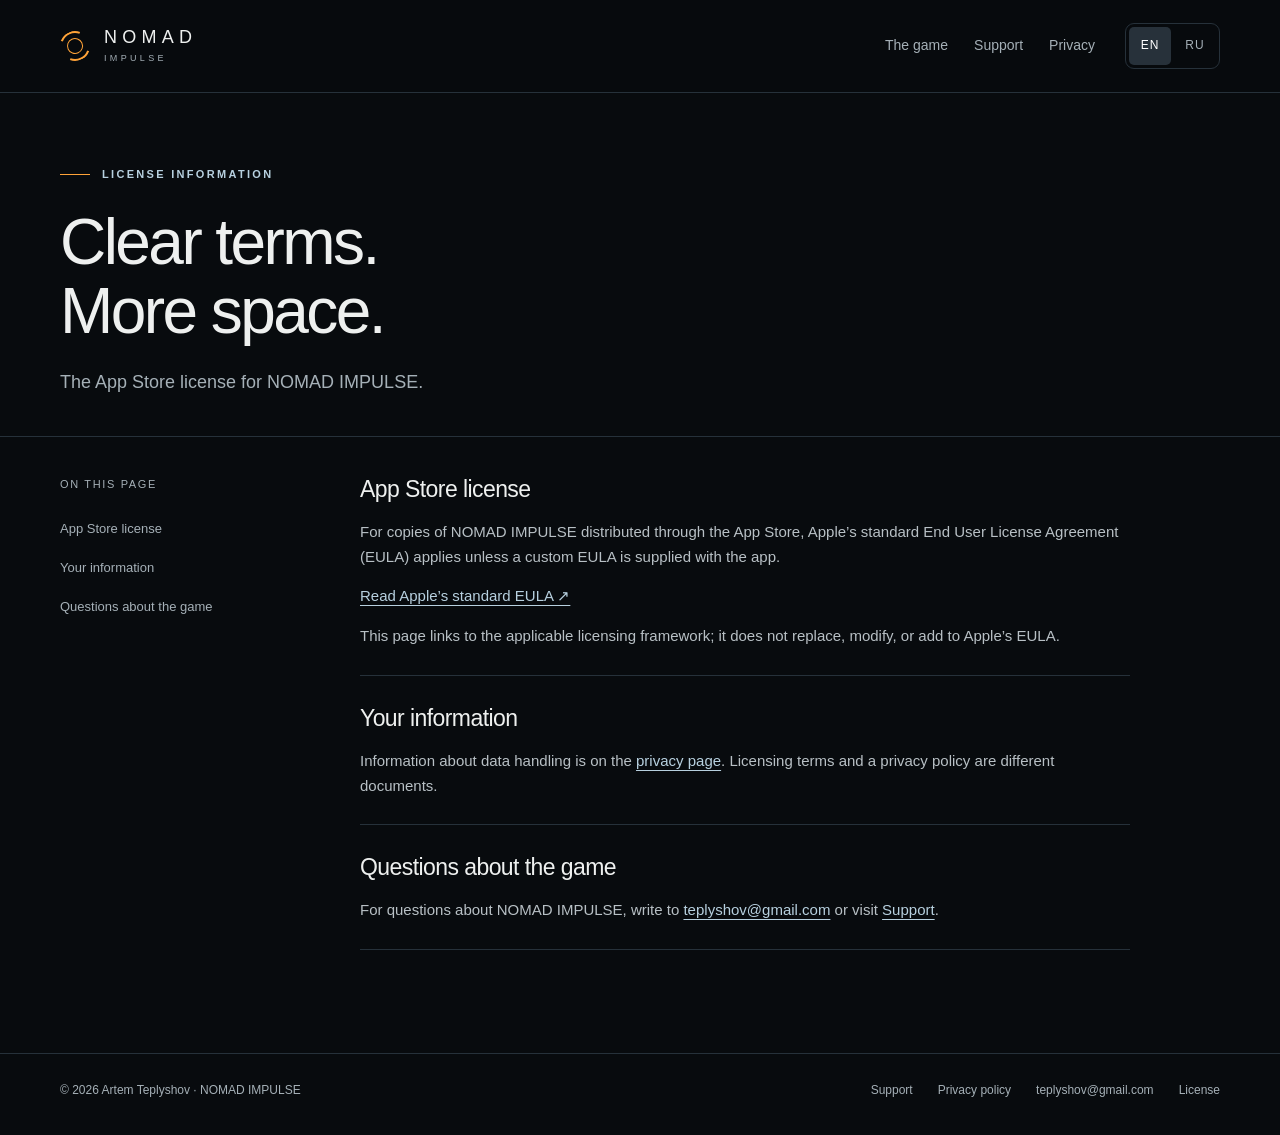
<file: terms.html>
<!DOCTYPE html>

<html lang="en"><head><meta charset="utf-8"/><meta content="width=device-width, initial-scale=1, viewport-fit=cover" name="viewport"/><meta content="#080b0e" name="theme-color"/>
<title>License — NOMAD IMPULSE</title><meta content="License information for NOMAD IMPULSE and a link to Apple’s standard App Store EULA." name="description"/><meta content="License — NOMAD IMPULSE" name="page-title-en"/><meta content="Лицензия — NOMAD IMPULSE" name="page-title-ru"/><meta content="License information for NOMAD IMPULSE and a link to Apple’s standard App Store EULA." name="page-description-en"/><meta content="Лицензионная информация NOMAD IMPULSE и ссылка на стандартное соглашение Apple App Store." name="page-description-ru"/>
<meta content="website" property="og:type"/><meta content="License — NOMAD IMPULSE" property="og:title"/><meta content="License information for NOMAD IMPULSE and a link to Apple’s standard App Store EULA." property="og:description"/>
<link href="assets/favicon.svg" rel="icon" type="image/svg+xml"/><link href="assets/site.css" rel="stylesheet"/><script src="assets/site.js"></script>
</head><body>
<a class="skip" href="#main"><span class="lang-en" lang="en">Skip to content</span><span class="lang-ru" lang="ru">Перейти к содержимому</span></a>
<header class="site-header"><div class="wrap header-inner"><a aria-label="NOMAD IMPULSE" class="brand" data-local="index.html" href="index.html"><span aria-hidden="true" class="brand-glyph"></span><span class="brand-word"><strong>NOMAD</strong><small>IMPULSE</small></span></a><div class="header-actions"><nav aria-label="Main navigation / Навигация" class="nav"><a data-local="index.html" href="index.html"><span class="lang-en" lang="en">The game</span><span class="lang-ru" lang="ru">Об игре</span></a><a data-local="support.html" href="support.html"><span class="lang-en" lang="en">Support</span><span class="lang-ru" lang="ru">Помощь</span></a><a data-local="privacy.html" href="privacy.html"><span class="lang-en" lang="en">Privacy</span><span class="lang-ru" lang="ru">Данные</span></a></nav><div aria-label="Language / Язык" class="languages" role="group"><button aria-label="English" aria-pressed="true" data-language="en" type="button">EN</button><button aria-label="Русский" aria-pressed="false" data-language="ru" type="button">RU</button></div></div></div></header>
<noscript><p class="wrap" style="padding-top:16px">English is shown without JavaScript. JavaScript is only used for the EN/RU language switch.</p></noscript><main id="main"><section class="page-intro"><div class="wrap"><p class="eyebrow"><span class="lang-en" lang="en">License information</span><span class="lang-ru" lang="ru">Лицензионная информация</span></p><h1><span class="lang-en" lang="en">Clear terms.<br/>More space.</span><span class="lang-ru" lang="ru">Понятные условия.<br/>Больше космоса.</span></h1><p class="lead"><span class="lang-en" lang="en">The App Store license for NOMAD IMPULSE.</span><span class="lang-ru" lang="ru">Лицензионные условия NOMAD IMPULSE в App Store.</span></p></div></section><div class="wrap privacy-layout"><aside class="toc"><h2><span class="lang-en" lang="en">On this page</span><span class="lang-ru" lang="ru">На этой странице</span></h2><a href="#app-store-license"><span class="lang-en" lang="en">App Store license</span><span class="lang-ru" lang="ru">Лицензия App Store</span></a><a href="#privacy"><span class="lang-en" lang="en">Your information</span><span class="lang-ru" lang="ru">Твои данные</span></a><a href="#contact"><span class="lang-en" lang="en">Questions about the game</span><span class="lang-ru" lang="ru">Вопросы об игре</span></a></aside><article class="privacy-body"><section class="policy-section" id="app-store-license"><h2><span class="lang-en" lang="en">App Store license</span><span class="lang-ru" lang="ru">Лицензия App Store</span></h2><p><span class="lang-en" lang="en">For copies of NOMAD IMPULSE distributed through the App Store, Apple’s standard End User License Agreement (EULA) applies unless a custom EULA is supplied with the app.</span><span class="lang-ru" lang="ru">Для копий NOMAD IMPULSE, распространяемых через App Store, действует стандартное лицензионное соглашение конечного пользователя Apple (EULA), если вместе с приложением не предоставлено отдельное соглашение.</span></p><p><span class="lang-en" lang="en"><a href="https://www.apple.com/legal/internet-services/itunes/dev/stdeula/">Read Apple’s standard EULA ↗</a></span><span class="lang-ru" lang="ru"><a href="https://www.apple.com/legal/internet-services/itunes/dev/stdeula/">Открыть стандартную EULA Apple ↗</a></span></p><p><span class="lang-en" lang="en">This page links to the applicable licensing framework; it does not replace, modify, or add to Apple’s EULA.</span><span class="lang-ru" lang="ru">Эта страница содержит ссылку на лицензионные условия и не заменяет, не изменяет и не дополняет EULA Apple.</span></p></section><section class="policy-section" id="privacy"><h2><span class="lang-en" lang="en">Your information</span><span class="lang-ru" lang="ru">Твои данные</span></h2><p><span class="lang-en" lang="en">Information about data handling is on the <a data-local="privacy.html" href="privacy.html">privacy page</a>. Licensing terms and a privacy policy are different documents.</span><span class="lang-ru" lang="ru">Информация об обработке данных размещена на <a data-local="privacy.html" href="privacy.html">странице конфиденциальности</a>. Лицензионное соглашение и политика конфиденциальности — разные документы.</span></p></section><section class="policy-section" id="contact"><h2><span class="lang-en" lang="en">Questions about the game</span><span class="lang-ru" lang="ru">Вопросы об игре</span></h2><p><span class="lang-en" lang="en">For questions about NOMAD IMPULSE, write to <a href="mailto:teplyshov@gmail.com">teplyshov@gmail.com</a> or visit <a data-local="support.html" href="support.html">Support</a>.</span><span class="lang-ru" lang="ru">По вопросам NOMAD IMPULSE напиши на <a href="mailto:teplyshov@gmail.com">teplyshov@gmail.com</a> или открой <a data-local="support.html" href="support.html">страницу поддержки</a>.</span></p></section></article></div></main><footer class="site-footer"><div class="wrap footer-inner"><div>© 2026 Artem Teplyshov · NOMAD IMPULSE</div><div class="footer-links"><a class="" data-local="support.html" href="support.html"><span class="lang-en" lang="en">Support</span><span class="lang-ru" lang="ru">Поддержка</span></a><a class="" data-local="privacy.html" href="privacy.html"><span class="lang-en" lang="en">Privacy policy</span><span class="lang-ru" lang="ru">Политика конфиденциальности</span></a><a href="mailto:teplyshov@gmail.com">teplyshov@gmail.com</a><a data-local="terms.html" href="terms.html"><span class="lang-en" lang="en">License</span><span class="lang-ru" lang="ru">Лицензия</span></a></div></div></footer></body></html>
</file>
<file: assets/site.css>
:root{color-scheme:dark;--bg:#080b0e;--panel:#10161c;--line:#26313a;--ink:#eef0ef;--muted:#a5b0b7;--accent:#ffa338;--cool:#b7d0df;--max:1160px;--radius:16px;font-family:-apple-system,BlinkMacSystemFont,"Segoe UI",Arial,sans-serif;scroll-behavior:smooth}
*{box-sizing:border-box}body{margin:0;background:var(--bg);color:var(--ink);font-size:16px;line-height:1.65;-webkit-font-smoothing:antialiased}a{color:inherit;text-underline-offset:4px}button{font:inherit}img{display:block;max-width:100%}button,a{-webkit-tap-highlight-color:transparent}a:focus-visible,button:focus-visible,summary:focus-visible{outline:2px solid var(--accent);outline-offset:5px}::selection{background:#80511d;color:#fff}.wrap{width:min(var(--max),calc(100% - 64px));margin-inline:auto}.lang-ru{display:none}html[lang=ru] .lang-en{display:none}html[lang=ru] .lang-ru{display:revert}.skip{position:absolute;top:10px;left:10px;transform:translateY(-160%);background:var(--accent);color:var(--bg);padding:12px 18px;z-index:10}.skip:focus{transform:translateY(0)}
.site-header{border-bottom:1px solid var(--line);background:rgba(8,11,14,.96);position:relative;z-index:2}.header-inner{min-height:92px;display:flex;align-items:center;justify-content:space-between;gap:24px}.brand{display:inline-flex;align-items:center;gap:14px;text-decoration:none;flex-shrink:0}.brand-glyph{height:30px;width:30px;border:2px solid var(--accent);border-left-color:transparent;border-right-color:transparent;border-radius:50%;position:relative;transform:rotate(-25deg)}.brand-glyph:before{content:"";position:absolute;inset:5px;border:1px solid var(--accent);border-radius:50%}.brand-word{display:flex;flex-direction:column;line-height:1.1}.brand-word strong{font-weight:500;font-size:18px;letter-spacing:.29em}.brand-word small{margin-top:6px;font-size:9px;letter-spacing:.37em;color:var(--muted)}.header-actions{display:flex;align-items:center;gap:30px}.nav{display:flex;gap:26px}.nav a{color:var(--muted);text-decoration:none;font-size:14px;display:flex;align-items:center;min-height:44px}.nav a:hover,.nav a[aria-current=page]{color:var(--ink)}.languages{display:flex;gap:3px;border:1px solid var(--line);padding:3px;border-radius:9px}.languages button{background:transparent;border:0;color:var(--muted);min-width:42px;min-height:38px;border-radius:5px;font-size:12px;cursor:pointer;letter-spacing:.08em}.languages button[aria-pressed=true]{background:#27313a;color:#fff}.languages button:hover{color:var(--accent)}
.hero{position:relative;overflow:hidden;border-bottom:1px solid var(--line)}.hero:before{content:"";position:absolute;inset:0;background:radial-gradient(ellipse at 85% 40%,#442a191c 0,transparent 63%),radial-gradient(ellipse at 12% 100%,#273e5623,transparent 57%);pointer-events:none}.hero-grid{display:grid;grid-template-columns:1.12fr .88fr;align-items:center;gap:72px;padding-block:58px 62px;position:relative}.eyebrow{font-size:11px;font-weight:550;letter-spacing:.21em;text-transform:uppercase;color:var(--cool);margin:0 0 25px;display:flex;gap:12px;align-items:center}.eyebrow:before{content:"";height:1px;width:30px;background:var(--accent);flex-shrink:0}h1,h2,h3,p{margin-top:0}h1{font-size:clamp(54px,6.3vw,84px);line-height:1.08;letter-spacing:-.055em;font-weight:500;margin-bottom:28px}h1 em{color:var(--accent);font-style:normal}html[lang=ru] .hero h1{font-size:clamp(48px,5.5vw,76px)}.hero-lead{color:var(--muted);font-size:18px;line-height:1.8;max-width:485px;margin-bottom:28px}.platform{font-size:12px;color:var(--cool);letter-spacing:.035em;display:flex;gap:9px;align-items:center;margin-bottom:29px}.platform-dot{width:5px;height:5px;display:inline-block;border-radius:50%;background:var(--accent)}.button-row{display:flex;gap:12px;align-items:center;flex-wrap:wrap}.button{display:inline-flex;gap:18px;align-items:center;justify-content:center;min-height:49px;border:1px solid var(--line);border-radius:8px;padding:11px 20px;text-decoration:none;font-size:14px;font-weight:500;transition:background .18s,transform .18s}.button:hover{background:#182028;transform:translateY(-1px)}.button.primary{background:var(--accent);color:#111419;border-color:var(--accent)}.button.primary:hover{background:#ffb85c}.button .arrow{font-size:21px;line-height:1}.metrics{display:grid;grid-template-columns:repeat(3,1fr);gap:20px;max-width:450px;border-top:1px solid var(--line);padding-top:23px;margin-top:43px}.metric strong{display:block;font-size:27px;line-height:1.1;font-weight:450;letter-spacing:-.03em}.metric>span{display:block;font-size:11px;color:var(--muted);margin-top:9px;letter-spacing:.09em;text-transform:uppercase}.hero-art{margin:0;max-width:330px;justify-self:center;position:relative}.hero-art:before{content:"";position:absolute;inset:15% -25%;border:1px solid #273038;border-radius:50%;transform:rotate(-23deg);z-index:-1}.poster{border-radius:16px;border:1px solid #65472e;overflow:hidden;box-shadow:0 25px 85px #0008}.poster img{width:100%;height:auto;aspect-ratio:710/1536}.hero-art figcaption{margin-top:13px;display:flex;justify-content:space-between;font-size:10px;letter-spacing:.13em;text-transform:uppercase;color:var(--muted);gap:10px}.hero-art figcaption>span:first-child{color:var(--accent)}
.section{padding:82px 0;border-bottom:1px solid var(--line)}.section-head{display:grid;grid-template-columns:1fr 1fr;gap:55px;align-items:end;margin-bottom:36px}.section-head .eyebrow{margin-bottom:16px}.section-head h2{font-size:clamp(30px,3.1vw,44px);font-weight:450;line-height:1.2;letter-spacing:-.035em;margin:0}.section-head>p{color:var(--muted);max-width:470px;margin:0}.features{display:grid;grid-template-columns:repeat(3,1fr);gap:30px}.feature{padding-top:28px;border-top:1px solid var(--line)}.feature-index{font-size:12px;letter-spacing:.18em;color:var(--accent);margin-bottom:22px}.feature h3{font-size:21px;font-weight:500;letter-spacing:-.02em;margin-bottom:12px}.feature p{font-size:15px;color:var(--muted);margin:0}.chapter-grid{display:grid;grid-template-columns:repeat(5,1fr);border-top:1px solid var(--line);border-left:1px solid var(--line);border-radius:12px;overflow:hidden;list-style:none;padding:0;margin:0}.chapter{min-height:120px;border-bottom:1px solid var(--line);border-right:1px solid var(--line);padding:21px 20px;background:linear-gradient(150deg,#16202866,transparent)}.chapter-number{font-size:10px;color:var(--muted);letter-spacing:.14em;display:flex;justify-content:space-between;align-items:center;margin-bottom:18px}.chapter-number:after{content:"";width:6px;height:6px;border-radius:50%;background:var(--tone,var(--accent));box-shadow:0 0 13px color-mix(in srgb,var(--tone,var(--accent)) 35%,transparent)}.chapter-name{display:block;font-size:12px;font-weight:500;letter-spacing:.08em;line-height:1.4}.caption{color:var(--muted);font-size:12px;margin:17px 0 0}.callout{display:flex;align-items:center;justify-content:space-between;gap:30px;background:#11171c;border:1px solid var(--line);border-radius:14px;padding:36px 40px;margin:62px auto}.callout h2{font-size:27px;letter-spacing:-.03em;font-weight:450;margin:0 0 7px;line-height:1.2}.callout p{color:var(--muted);margin:0;font-size:15px}.callout .button{flex-shrink:0}.site-footer{padding:27px 0 34px;border-top:1px solid var(--line);color:var(--muted);font-size:12px}.footer-inner{display:flex;justify-content:space-between;gap:24px;flex-wrap:wrap}.footer-links{display:flex;gap:25px;flex-wrap:wrap}.footer-links a{text-decoration:none}.footer-links a:hover{color:var(--accent)}
.page-intro{padding:72px 0 38px;border-bottom:1px solid var(--line)}.page-intro h1{font-size:clamp(40px,5vw,64px);letter-spacing:-.04em;max-width:850px;margin-bottom:22px}.page-intro .lead{color:var(--muted);max-width:640px;font-size:18px;margin-bottom:0}.support-layout{display:grid;grid-template-columns:.86fr 1.14fr;gap:68px;padding-block:45px 70px}.contact-card{border:1px solid var(--line);background:linear-gradient(145deg,#18212a,#0e1318);padding:30px;border-radius:14px;align-self:start}.contact-card .eyebrow{margin-bottom:25px}.email{display:inline-block;font-size:clamp(18px,2vw,24px);font-weight:450;letter-spacing:-.035em;color:var(--ink);margin-bottom:20px;overflow-wrap:anywhere}.contact-card>p{color:var(--muted);font-size:14px}.contact-card .button{margin-bottom:21px}.info-rule{height:1px;background:var(--line);margin:10px 0 22px}.small-heading{font-size:15px;font-weight:550;margin-bottom:9px}.report-list{color:var(--muted);font-size:14px;padding-left:19px}.report-list li{margin-block:8px}.safety-note{font-size:12px!important;margin-bottom:0!important;color:#bac4cb!important}.faq h2{font-size:25px;font-weight:450;letter-spacing:-.03em;margin-bottom:17px}.faq details{border-bottom:1px solid var(--line)}.faq summary{font-size:16px;padding:20px 33px 20px 0;list-style:none;cursor:pointer;position:relative;font-weight:500}.faq summary::-webkit-details-marker{display:none}.faq summary:after{content:"+";position:absolute;right:0;top:16px;font-size:25px;font-weight:300;color:var(--accent)}.faq details[open] summary:after{content:"−"}.faq-answer{padding:0 20px 22px 0;color:var(--muted);font-size:15px}.faq-answer p:last-child{margin-bottom:0}.faq-answer a{color:var(--cool)}.privacy-layout{display:grid;grid-template-columns:235px 1fr;gap:65px;padding-block:38px 75px}.toc{align-self:start;position:sticky;top:28px}.toc h2{font-size:11px;font-weight:500;text-transform:uppercase;letter-spacing:.15em;color:var(--muted);margin-bottom:17px}.toc a{display:block;text-decoration:none;color:var(--muted);font-size:13px;min-height:39px;padding-block:8px}.toc a:hover{color:var(--accent)}.privacy-body{max-width:770px}.notice{padding:20px 23px;background:#2b2013;border:1px solid #785322;border-left:3px solid var(--accent);border-radius:9px;margin-bottom:32px}.notice strong{font-size:15px;display:block;margin-bottom:8px}.notice p{font-size:14px;color:#e0c8a9;margin-bottom:0}.policy-section{scroll-margin-top:30px;padding:0 0 26px;margin:0 0 28px;border-bottom:1px solid var(--line)}.policy-section h2{font-size:23px;font-weight:500;letter-spacing:-.025em;line-height:1.3;margin-bottom:15px}.policy-section p{font-size:15px;color:#b8c0c5}.policy-section p:last-child{margin-bottom:0}.policy-section a{color:var(--cool)}.review-tag{font-size:10px;font-weight:550;display:inline-block;padding:3px 7px;background:#302514;color:#ffd29a;letter-spacing:.055em;border-radius:4px;vertical-align:middle;margin-left:6px}.policy-date{font-size:12px!important;color:var(--muted);margin-top:18px!important}.legal-source{font-size:12px!important;color:var(--muted)!important}
@media(min-width:1600px){.hero-grid{padding-block:74px}.hero-art{max-width:345px}}
@media(max-width:1000px){.hero-grid{gap:34px;grid-template-columns:1.05fr .85fr}.hero-art{max-width:300px}.hero h1{font-size:60px}.hero-lead{font-size:16px}.chapter-grid{grid-template-columns:repeat(5,1fr)}.chapter{padding:17px 13px;min-height:118px}.chapter-name{font-size:11px}.support-layout{gap:36px}.privacy-layout{gap:35px;grid-template-columns:180px 1fr}.header-actions{gap:20px}.nav{gap:20px}}
@media(max-width:720px){.wrap{width:calc(100% - 40px)}.header-inner{min-height:84px;flex-wrap:wrap;gap:9px;padding-block:16px}.brand-word strong{font-size:16px}.header-actions{gap:14px;flex-wrap:wrap}.nav{gap:16px}.nav a{font-size:12px}.languages button{min-width:36px}.hero-grid{grid-template-columns:1fr;gap:40px;padding-block:43px}.hero h1{font-size:64px;max-width:100%;margin-bottom:22px}html[lang=ru] .hero h1{font-size:57px}.hero-lead{font-size:17px;max-width:580px}.eyebrow{font-size:10px;letter-spacing:.16em}.hero-art{width:100%;max-width:310px}.metrics{max-width:none;margin-top:30px}.hero-art:before{inset:14% -12%}.section{padding:51px 0}.section-head{grid-template-columns:1fr;gap:20px;margin-bottom:27px}.features{grid-template-columns:1fr;gap:28px}.feature{padding-top:20px}.feature-index{margin-bottom:12px}.chapter-grid{grid-template-columns:repeat(2,1fr)}.chapter{min-height:103px;padding:17px 18px}.chapter-name{font-size:12px}.chapter-number{margin-bottom:12px}.callout{flex-direction:column;align-items:flex-start;padding:28px 25px;margin-block:40px}.footer-inner{flex-direction:column;gap:12px}.footer-links{gap:16px}.page-intro{padding-top:46px}.page-intro .lead{font-size:16px}.support-layout{grid-template-columns:1fr;padding-block:30px 45px;gap:38px}.privacy-layout{grid-template-columns:1fr;gap:28px}.toc{position:static;display:none}.privacy-body{min-width:0}.contact-card{padding:25px}.email{font-size:23px}.notice{padding:18px}.page-intro h1{overflow-wrap:anywhere}.review-tag{margin-left:0;margin-top:7px}.policy-section h2{font-size:22px}.button{min-height:48px}}
@media(max-width:460px){.header-inner{gap:12px}.header-actions{justify-content:space-between;width:100%;gap:10px}.nav{gap:24px}.nav a{font-size:13px}.hero h1{font-size:55px}html[lang=ru] .hero h1{font-size:49px}.button-row{gap:10px}.button-row .button{padding-inline:15px;font-size:13px}.hero-grid{padding-top:34px}.metrics{gap:13px}.metric>span{font-size:10px;letter-spacing:.05em}.hero-art{max-width:285px}.chapter-name{font-size:11px}}
@media(prefers-reduced-motion:reduce){:root{scroll-behavior:auto}*,*:before,*:after{transition:none!important;animation:none!important}.button:hover{transform:none}}
@media print{body{background:white;color:black}.site-header,.site-footer,.toc,.button,.languages{display:none}.wrap{width:100%}.privacy-layout{display:block}.privacy-body{max-width:none}.policy-section p,.lead{color:#333}.notice{background:#fff4e1;color:#222}h1{font-size:30px}.policy-section{break-inside:avoid}}

/* Language visibility must win over component display rules. */
html:not([lang="ru"]) .lang-ru,html[lang="ru"] .lang-en{display:none!important}
</file>
